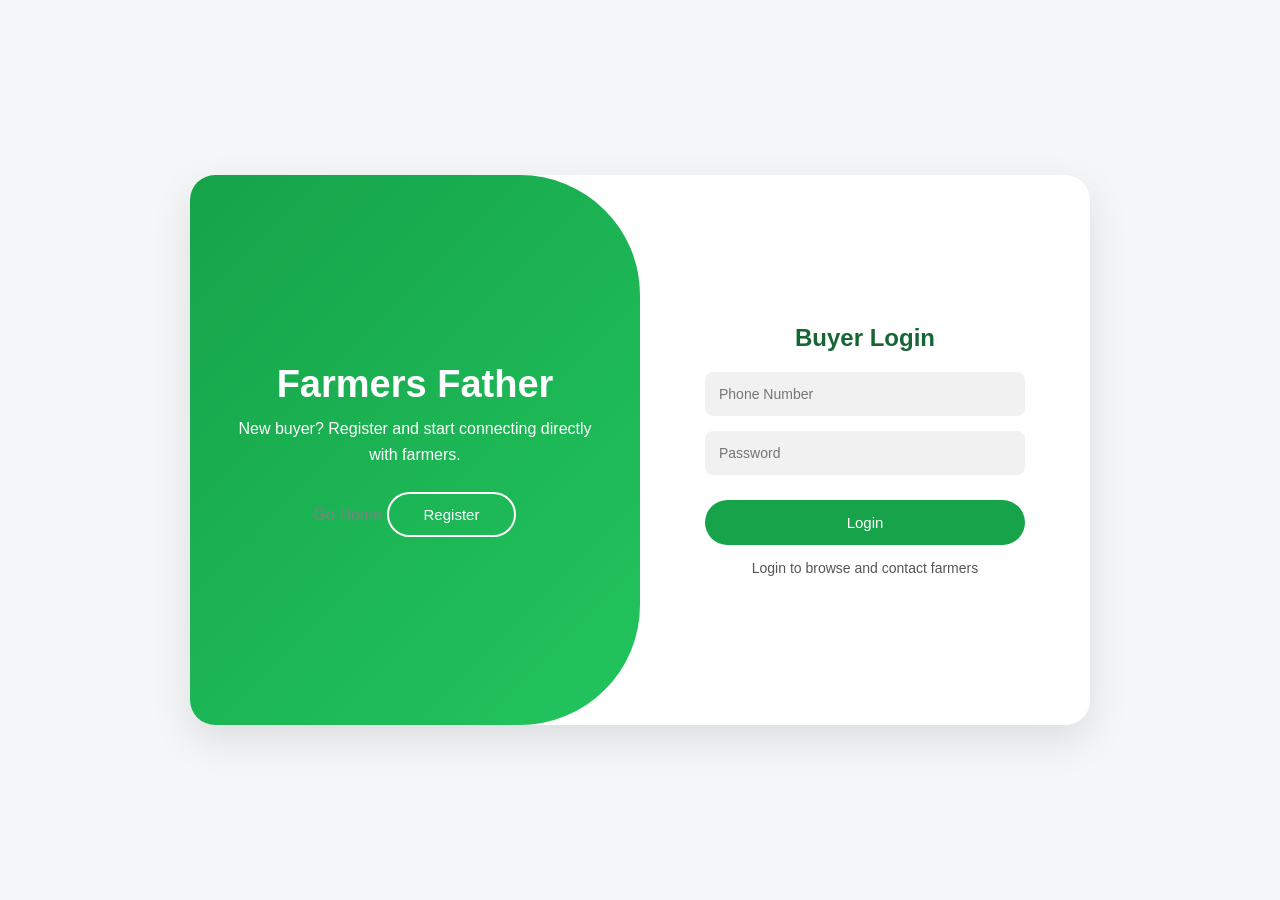
<file: index.html>
<!DOCTYPE html>
<html lang="en">
<head>
  <meta charset="UTF-8" />
  <meta name="viewport" content="width=device-width, initial-scale=1.0"/>
  <title>Farmers Father|index.html| Connecting Farmers to Buyers Locally</title>
  <link rel="stylesheet" href="index.css">

   <link rel="stylesheet" href="https://cdnjs.cloudflare.com/ajax/libs/font-awesome/6.5.1/css/all.min.css"/>
</head>


  <body>

  <!-- SIDEBAR -->

<div class="sidebar" id="sidebar">
  <div class="sidebar-top">
      <a href="index.html" class="logo">
      <img src="https://images.pexels.com/photos/14209081/pexels-photo-14209081.jpeg" alt="Farmers Father Logo">
      </a>
   <span class="close-btn" id="closeBtn">
      ✕
   </span>
  </div>
    <div class="sidebar-links">

      <a href="about.html"> About Us</a>
      <a href="farmers-register.html">
      Become a Farmer
      </a>

      <a href="buyer-register.html">
      Join as Buyer
      </a>

         <a href="farmers-dashboard.html">
        <i class="fas fa-chart-line"></i> Dashboard
          </a>

        <a href="sell.html">
        <i class="fas fa-seedling"></i> Sell Produce
        </a>
       <button onclick="logoutBuyer()">
            Logout
          </button>
    </div>

    </div>

  <!-- OVERLAY -->

 <div class="overlay" id="overlay"></div>

    <!-- SPLASH SCREEN -->

<div id="splash-screen">

  <div class="splash-content">
    <h1>Farmers Father</h1>
    <p>Connecting Farmers To Buyers 🇬🇭</p>
  </div>

</div>
    <!-- NAVBAR -->
<!-- NAVBAR -->

<header class="header">

  <div class="container nav">

    <!-- LEFT -->
    <div class="nav-left">

      <a href="index.html" class="logo">
        <img
          src="https://images.pexels.com/photos/14209081/pexels-photo-14209081.jpeg"
          alt="Farmers Father Logo"
        >
      </a>

      <h2 class="brand-name">
        Farmers Father
      </h2>

    </div>

    <!-- CENTER NAVIGATION -->
    <nav class="nav-center">

      <!-- MARKETPLACE DROPDOWN -->
      <div class="dropdown">

        <button class="drop-btn">
          Marketplace
          <i class="fas fa-chevron-down"></i>
        </button>

        <div class="dropdown-content">

          <a href="#"
          class="protected-link"
          data-link="market.html?category=Fruits">
            Fruits & Vegetables
          </a>

          <a href="#"
          class="protected-link"
          data-link="market.html?category=Tubers">
            Tubers & Cereals
          </a>

          <a href="#"
          class="protected-link"
          data-link="market.html?category=Livestock">
            Livestock
          </a>

        </div>

      </div>

      <a href="sell.html">Sell Produce</a>

      <a href="about.html">About</a>

      <a href="farmers-dashboard.html">
        Dashboard
      </a>

    </nav>

    <!-- RIGHT SIDE -->
    <div class="nav-right">

      <!-- <a href="farmers-register.html"
      class="nav-btn">
        Become a Farmer
      </a>

      <a href="buyer-register.html"
      class="nav-btn-outline">
        Join as Buyer
      </a> -->

      <!-- PROFILE MENU -->
      <div class="profile-menu">

        <button class="profile-btn">

          <i class="fas fa-bars"></i>

        </button>

        <div class="profile-dropdown">

          <a href="farmers-dashboard.html">
            Dashboard
          </a>

          <a href="sell.html">
            Sell Produce
          </a>

          <a href="about.html">
            About Us
          </a>

          <button onclick="logoutBuyer()">
            Logout
          </button>

        </div>

      </div>

    </div>

    <!-- MOBILE MENU -->
    <div class="menu-icon" id="menuBtn">
      <i class="fas fa-bars"></i>
    </div>

  </div>

</header>

    <!-- HERO SECTION -->

<section class="hero">

  <div class="container hero-content">

    <h1>
      Connecting Farmers Directly To Buyers Across Ghana 🇬🇭
    </h1>

    <p>
      Buy fresh farm produce directly from trusted local farmers.
      Faster sales. Better prices. Less waste.
    </p>

    <div class="hero-buttons">

      <a href="buyer-register.html" class="btn btn-primary">
        Start Buying
      </a>

      <a href="farmers-register.html" class="btn btn-outline">
        Become a Farmer
      </a>

    </div>

  </div>

</section>

   <!-- PRODUCE -->

    <section class="section">

  <div class="container">

    <h3 style="text-align:center; margin-bottom:30px;">
      Choose the Category You Are Interested in Buying From
    </h3>

    <div class="grid grid-3">

      <!-- FRUITS -->
      <div class="card">

        <a href="#" class="protected-link" data-link="market.html?category=Fruits">
          <img src="https://images.unsplash.com/photo-1594057687713-5fd14eed1c17?q=80&w=327&auto=format&fit=crop" alt="Fruits">
        </a>
        <h4>Fruits and Vegetables</h4>

        <div class="card-actions">
         <a href="#" class="btn-small btn-green protected-link" data-link="market.html?category=Fruits">
         Buy Fruits
          </a>

        </div>

      </div>

      <!-- TUBERS -->
      <div class="card">

        <a href="#" class="protected-link" data-link="market.html?category=Tubers" >
          <img src="https://agrictoday.com.gh/wp-content/uploads/2021/11/tubers-of-yam.jpg" alt="Tubers">
        </a>

        <h4>Tuber Crops and Cereals</h4>

        <div class="card-actions">

          <a href="#" class="btn-small btn-green protected-link" data-link="market.html?category=Tubers">
          Buy Tubers
          </a>

        </div>

      </div>

      <!-- LIVESTOCK -->
      <div class="card">

        <a href="#" class="protected-link" data-link="market.html?category=Livestock">
          <img src="https://www.animalspot.net/wp-content/uploads/2019/07/Farm-Animals-Picture.jpg" alt="Livestock">
        </a>
        <h4>Livestock</h4>

        <div class="card-actions">

          <a href="#" class="btn-small btn-green protected-link" data-link="market.html?category=Livestock">
          Buy Livestock
          </a>

        </div>
      </div>
    </div>
  </div>

</section>

      <main class="contain">

      <section  class="contact">
        <h2>Send Feedback</h2>
        <h4>Share your thoughts , ideas or questions with us</h4>
        <form id="contact-Us">

          <div>
         <label for="email">Your Email:</label>
         <input type="email" id="email" placeholder="example@gmailcom" required>
          </div>

         <div>
         <label for="message"> send Us Your massage or idea</label>
         <textarea id="massage" name="message" placeholder="Write your Feedback , questions , or sugggestions..." required> </textarea>
         </div>
        <button type="submit">Send massage</button>
        </form>
      </section>


    </main>

   <!-- FOOTER -->

  <footer class="footer">

  <div class="container footer-grid">

    <!-- BRAND -->
    <div class="footer-brand">

      <h2>Farmers Father</h2>

      <p>
        Connecting local farmers directly to buyers across Ghana 🇬🇭
      </p>

    </div>

    <!-- QUICK LINKS -->
    <div>

      <h3>Quick Links</h3>

      <ul>
        <li><a href="#" class="protected-link" data-link="market.html?category=Livestock">Marketplace</a></li>
        <li><a href="sell.html">Sell Produce</a></li>
        <li><a href="farmers-dashboard.html">Dashboard</a></li>
      </ul>

    </div>

    <!-- ACCOUNT -->
    <div>

      <h3>Account</h3>

      <ul>
        <li><a href="farmers-register.html">Become a Farmer</a></li>
        <li><a href="buyer-register.html">Join as Buyer</a></li>
        <li><a href="buyer-register.html">Login</a></li>
        <li><a href="about.html" class="btn btn-outline">About Us</a></li>
      </ul>

    </div>

    <!-- CONTACT -->
    <div>

      <h3>Contact</h3>

      <p>Accra, Ghana</p>

      <p> +233 53 590 1446</p>

      <p> farmersfather@gmail.com</p>

     <div class="socials">

  <a href="https://facebook.com/farmersfather" target="_blank">
    <i class="fab fa-facebook-f"></i>
  </a>

  <a href="https://x.com/farmersfather"
     target="_blank">
    <i class="fab fa-twitter"></i>
  </a>

  <a href="https://tiktok.com/@farmersfather"
   target="_blank">

  <i class="fab fa-tiktok"></i>

</a>

  <a href="https://instagram.com/farmersfather"
     target="_blank">
    <i class="fab fa-instagram"></i>
  </a>

  <a href="https://linkedin.com/company/farmersfather"
     target="_blank">
    <i class="fab fa-linkedin-in"></i>
  </a>

</div>

    </div>

  </div>

  <!-- BOTTOM -->
  <div class="footer-bottom">

    <p>
      © 2026 Farmers Father — All Rights Reserved
    </p>

  </div>

     </footer>
     <script src="auth.js"></script>

<script>
  protectBuyerPage();
</script>
     <script src="index.js"></script>
    </body>
</html>
</file>
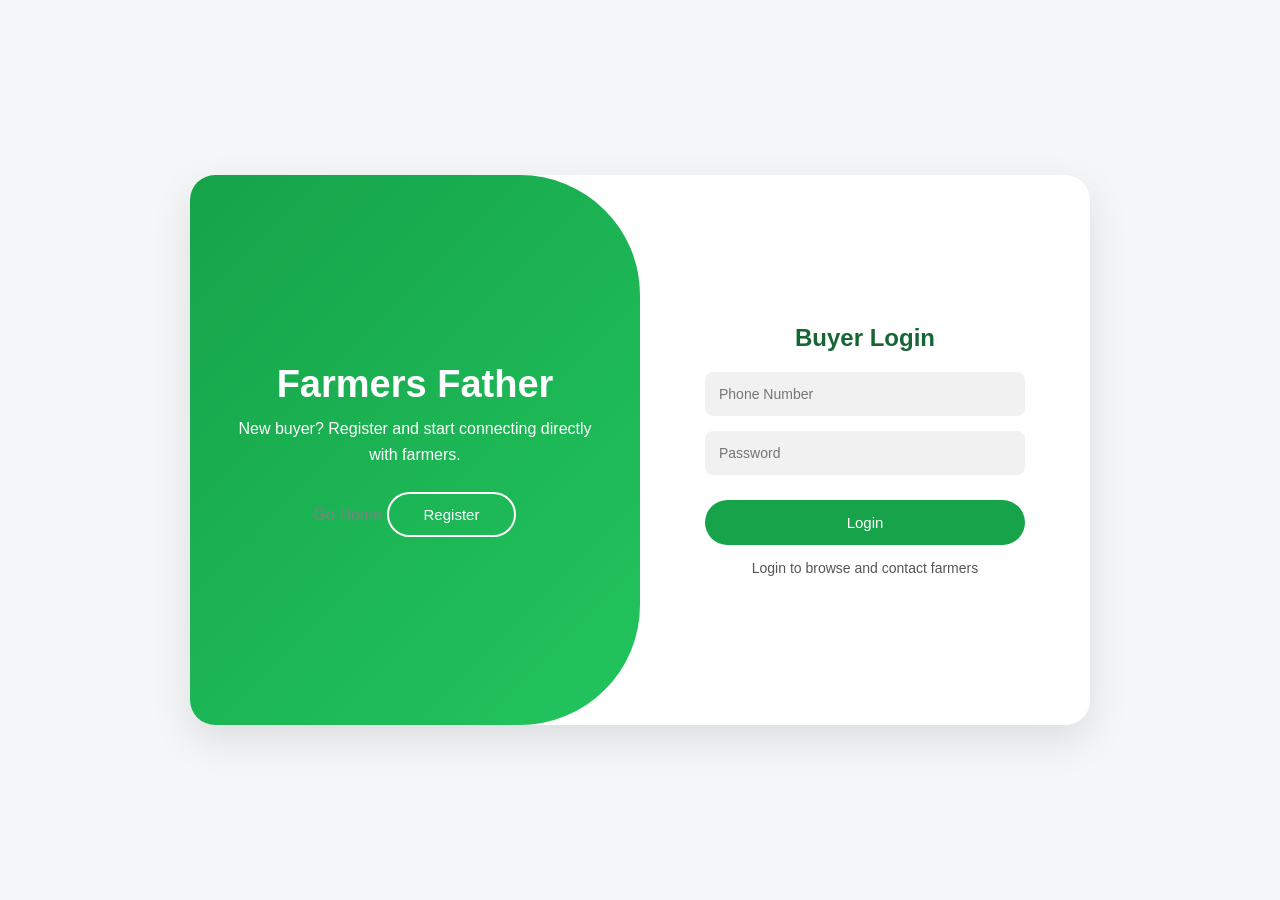
<file: buyer-register.html>
<!DOCTYPE html>
<html lang="en">
<head>
  <meta charset="UTF-8" />
  <meta name="viewport" content="width=device-width, initial-scale=1.0"/>
  <title>Farmers Father | Buyer Auth</title>
<link rel="stylesheet" href="buyer-register.css">
</head>

<body>

<div class="container" id="container">

  <!-- REGISTER -->

  <div class="form-container register-container">

    <form id="registerForm">

      <h2>Buyer Registration</h2>

      <div class="input-group">
        <input type="text" id="regName" placeholder="Full Name" required>
      </div>
      

      <div class="input-group">
        <input type="tel" id="regPhone" placeholder="Phone Number" required>
      </div>

      <div class="input-group">
        <input type="email" id="regEmail" placeholder="Email Address" required>
      </div>

      <div class="input-group">
        <input type="password" id="regPassword" placeholder="Password" required>
      </div>

      <button class="btn" type="submit">
        Register
      </button>

    </form>

  </div>

  <!-- LOGIN -->

  <div class="form-container login-container">

    <form id="loginForm">

      <h2>Buyer Login</h2>

      <div class="input-group">
        <input type="tel" id="loginPhone" placeholder="Phone Number" required>
      </div>

      <div class="input-group">
        <input type="password" id="loginPassword" placeholder="Password" required>
      </div>

      <button class="btn" type="submit">
        Login
      </button>

      <p class="small-text">
        Login to browse and contact farmers
      </p>

    </form>

  </div>

  <!-- OVERLAY -->

  <div class="overlay-container">

    <div class="overlay-content">

      <h1>Farmers Father</h1>

      <p id="overlayText">
        New buyer? Register and start connecting directly with farmers.
      </p>
<a  href="index.html" class="home">Go Home</a>
      <button class="switch-btn" id="switchBtn">
        Register
      </button>

    </div>

  </div>

</div>
<script src="buyer-register.js"></script>
</body>
</html>
</file>
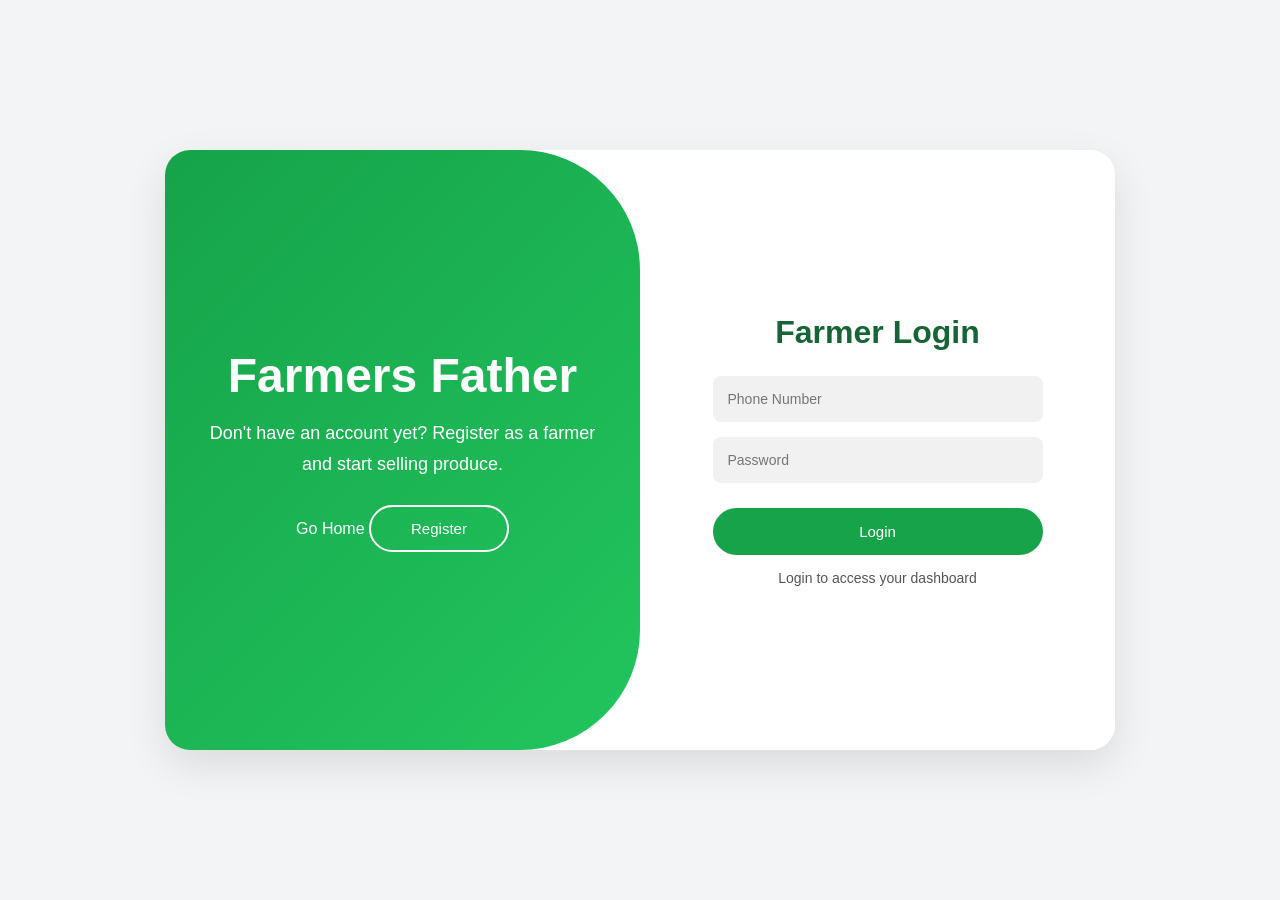
<file: farmers-dashboard.html>
<!DOCTYPE html>
<html lang="en">
<head>
  <meta charset="UTF-8" />
  <meta name="viewport" content="width=device-width, initial-scale=1.0"/>
  <title>Farmer Dashboard | Farmers Father</title>
<link rel="stylesheet" href="farmers-dashboard.css">
</head>

<body>

<!-- HEADER -->

<header class="header">

  <div class="logo">
    Farmers Father
  </div>

  <div class="header-right">

    <div class="welcome" id="welcomeText">
      <a href="index.html">← Home</a>
      
    </div>

    <button class="logout-btn" onclick="logoutFarmer()">
      ← Logout
    </button>



  </div>

</header>

<!-- HERO -->

<section class="hero">

  <h1>Farmer Dashboard</h1>

  <p>
    Manage your produce listings and connect with buyers across Ghana 🇬🇭
  </p>

</section>

<!-- ACTIONS -->

<section class="actions">

  <div class="action-card">

    <h3>Add New Produce</h3>

    <p>
      Upload fresh farm produce and make it available to buyers instantly.
    </p>

    <a href="sell.html" class="card-btn">
      Add Produce
    </a>

  </div>

  <div class="action-card">

    <h3>Browse Marketplace</h3>

    <p>
      View all available produce listed on Farmers Father marketplace.
    </p>

    <a href="market.html?category=Fruits" class="card-btn">
      Browse Produce
    </a>

  </div>

  <div class="action-card">

    <h3>About Farmer Father</h3>

    <p>
      Read More About Us So You Can  Introduce Your Neighbor's To Join Us.
    </p>

    <a href="about.html" class="card-btn">
      Gist
    </a>

  </div>

</section>

<!-- STATS -->

<section class="stats">

  <div class="stat-box">
    <h2 id="productCount">0</h2>
    <p>Your Products</p>
  </div>

  <div class="stat-box">
    <h2>24/7</h2>
    <p>Marketplace Access</p>
  </div>

  <div class="stat-box">
    <h2>🇬🇭</h2>
    <p>Serving Ghana Farmers</p>
  </div>
</section>

<script src="auth.js"></script>
<script>protectFarmerPage();</script>
<script src="dashboard.js"></script>
</body>
</html>
</file>
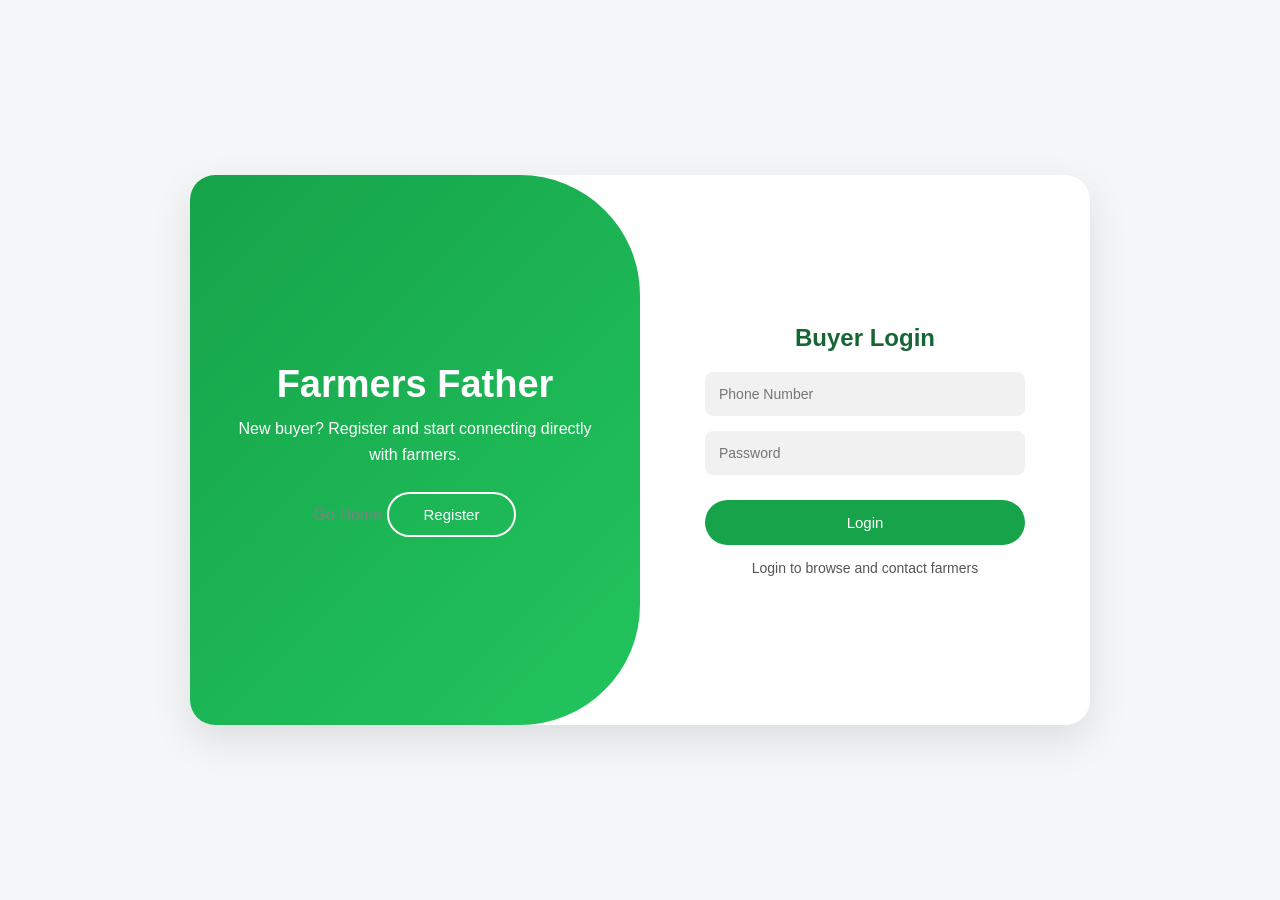
<file: farmers-profile.html>
<!DOCTYPE html>
<html lang="en">
<head>
  <meta charset="UTF-8" />
  <meta name="viewport" content="width=device-width, initial-scale=1.0"/>

  <title>Farmer Profile | Farmers Father</title>

  <style>

    *{
      margin:0;
      padding:0;
      box-sizing:border-box;
      font-family:Arial,sans-serif;
    }

    body{
      background:#f5f6f8;
      color:#222;
    }

    .container{
      width:90%;
      max-width:1100px;
      margin:auto;
    }

    /* HEADER */

    .header{
      background:#166534;
      padding:18px 0;
    }

    .nav{
      display:flex;
      justify-content:space-between;
      align-items:center;
    }

    .logo{
      color:white;
      font-size:24px;
      font-weight:bold;
      text-decoration:none;
    }

    .back-btn{
      text-decoration:none;
      color:white;
      background:#16a34a;
      padding:10px 18px;
      border-radius:8px;
    }

    /* PROFILE */

    .profile-card{
      background:white;
      margin-top:40px;
      border-radius:20px;
      padding:30px;
      box-shadow:0 10px 30px rgba(0,0,0,0.08);

      display:flex;
      gap:30px;
      flex-wrap:wrap;
      align-items:center;
    }

    .profile-image img{
      width:170px;
      height:170px;
      border-radius:50%;
      object-fit:cover;
      border:5px solid #dcfce7;
    }

    .profile-info{
      flex:1;
    }

    .profile-info h1{
      color:#166534;
      margin-bottom:10px;
    }

    .profile-info p{
      margin-bottom:10px;
      color:#555;
      line-height:1.7;
    }

    /* ACTION BUTTONS */

    .actions{
      margin-top:20px;
      display:flex;
      gap:15px;
      flex-wrap:wrap;
    }

    .btn{
      text-decoration:none;
      padding:14px 22px;
      border-radius:10px;
      font-weight:bold;
      transition:0.3s;
    }

    .call{
      background:#16a34a;
      color:white;
    }

    .call:hover{
      background:#15803d;
    }

    .whatsapp{
      border:2px solid #16a34a;
      color:#16a34a;
    }

    .whatsapp:hover{
      background:#16a34a;
      color:white;
    }

    /* PRODUCTS */

    .products{
      margin-top:50px;
      margin-bottom:60px;
    }

    .products h2{
      margin-bottom:25px;
      color:#166534;
    }

    .grid{
      display:grid;
      grid-template-columns:repeat(auto-fit,minmax(250px,1fr));
      gap:25px;
    }

    .card{
      background:white;
      border-radius:18px;
      overflow:hidden;
      box-shadow:0 10px 25px rgba(0,0,0,0.08);
      transition:0.3s;
    }

    .card:hover{
      transform:translateY(-8px);
    }

    .card img{
      width:100%;
      height:220px;
      object-fit:cover;
    }

    .card-content{
      padding:20px;
    }

    .card h3{
      margin-bottom:10px;
    }

    .price{
      color:#16a34a;
      font-size:22px;
      font-weight:bold;
      margin-top:10px;
    }

    /* MOBILE */

    @media(max-width:768px){

      .profile-card{
        text-align:center;
        justify-content:center;
      }

      .actions{
        justify-content:center;
      }

    }

  </style>

</head>

<body>

  <!-- HEADER -->

  <header class="header">

    <div class="container nav">

      <a href="index.html" class="logo">
        Farmers Father
      </a>

      <a href="market.html" class="back-btn">
        ← Back
      </a>

    </div>

  </header>

  <!-- PROFILE SECTION -->

  <section class="container">

    <div class="profile-card">

      <div class="profile-image">

        <img
          id="farmerImage"
          src="https://cdn-icons-png.flaticon.com/512/3135/3135715.png"
        >

      </div>

      <div class="profile-info">

        <h1 id="farmerName">
          Farmer Name
        </h1>

        <p id="farmName">
          Farm Name
        </p>

        <p id="farmerLocation">
          Location
        </p>

        <p id="farmerBio">
          Passionate farmer providing fresh farm produce across Ghana.
        </p>

        <div class="actions">

          <a href="#" class="btn call" id="callBtn">
            📞 Call Farmer
          </a>

          <a href="#" class="btn whatsapp" id="whatsappBtn">
            💬 WhatsApp
          </a>

        </div>

      </div>

    </div>

  </section>

  <!-- FARMER PRODUCTS -->

  <section class="container products">

    <h2>
      Products By This Farmer
    </h2>

    <div class="grid" id="productContainer">

    </div>

  </section>

  <script>

    // GET FARMER DATA

    const farmer =
    JSON.parse(localStorage.getItem("selectedFarmer"));

    // IF NO FARMER

    if(!farmer){

      alert("No farmer selected");

      window.location.href = "market.html";

    }

    // DISPLAY PROFILE

    document.getElementById("farmerName")
    .innerText = farmer.name;

    document.getElementById("farmName")
    .innerText = "🌾 Farm: " + farmer.farm;

    document.getElementById("farmerLocation")
    .innerText = "📍 Location: " + farmer.location;

    document.getElementById("farmerBio")
    .innerText =
    farmer.bio ||
    "Trusted farmer selling fresh produce directly to buyers.";

    // CALL BUTTON

    document.getElementById("callBtn")
    .href = `tel:${farmer.phone}`;

    // WHATSAPP BUTTON

    document.getElementById("whatsappBtn")
    .href =
    `https://wa.me/${farmer.phone}`;

    // GET PRODUCTS

    const allProducts =
    JSON.parse(localStorage.getItem("products")) || [];

    // FILTER FARMER PRODUCTS

    const farmerProducts =
    allProducts.filter(product =>
      product.phone === farmer.phone
    );

    // DISPLAY PRODUCTS

    const container =
    document.getElementById("productContainer");

    if(farmerProducts.length === 0){

      container.innerHTML =
      "<p>No products uploaded yet.</p>";

    }

    farmerProducts.forEach(product => {

      const card =
      document.createElement("div");

      card.className = "card";

      card.innerHTML = `

        <img src="${product.image}" alt="">

        <div class="card-content">

          <h3>${product.name}</h3>

          <p>
            📦 ${product.quantity}
          </p>

          <div class="price">
            ${product.price}
          </div>

        </div>

      `;

      container.appendChild(card);

    });

  </script>
<script src="auth.js"></script>
<script>protectFarmerPage();</script>
</body>
</html>
</file>
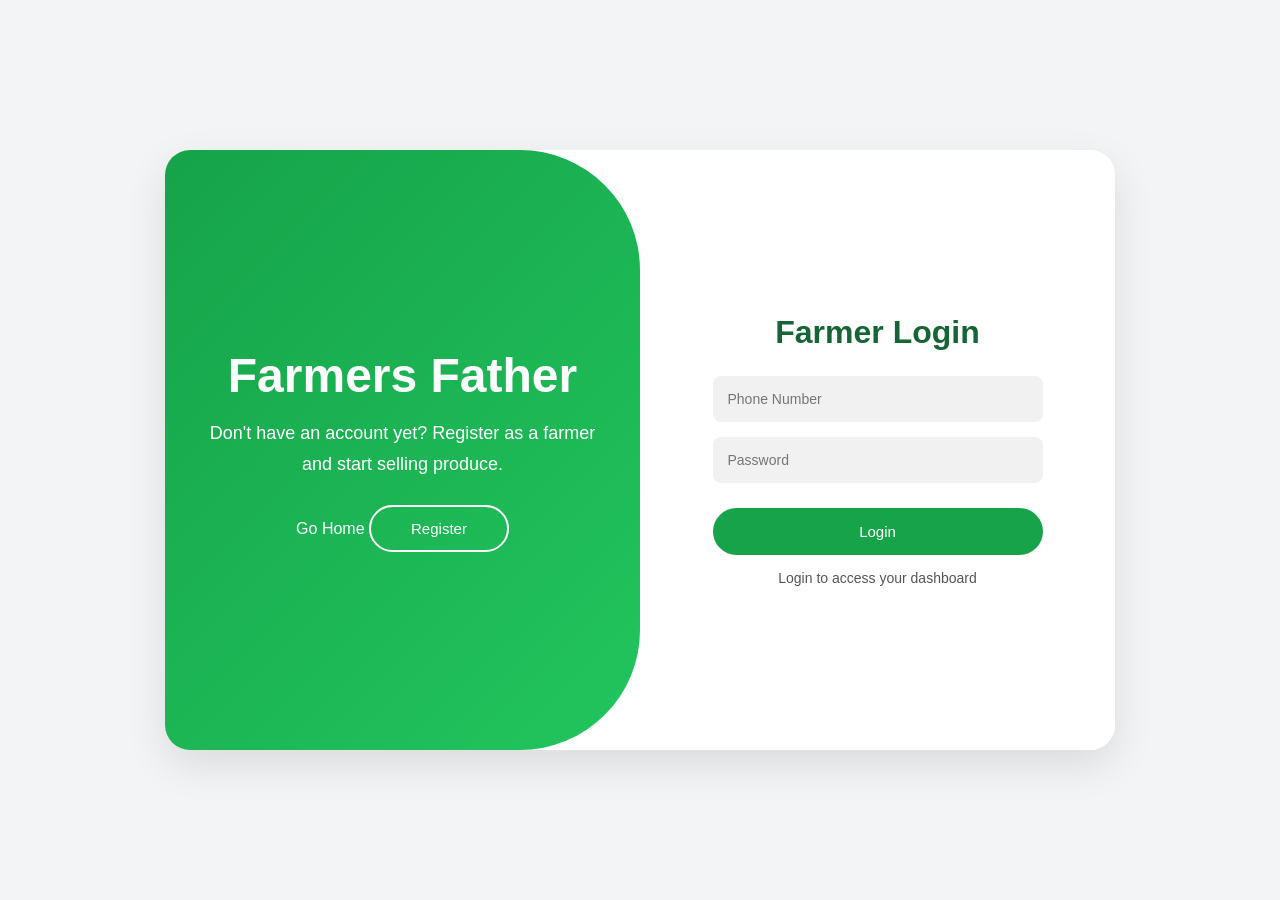
<file: farmers-register.html>
<!doctype html>
<html lang="en">
  <head>
    <meta charset="UTF-8" />
    <meta name="viewport" content="width=device-width, initial-scale=1.0" />
    <title>Farmers Father | Farmer Authentication</title>
    <link rel="stylesheet" href="farmers-register.css" />
  </head>

  <body>
    <div class="container" id="container">
      <!-- REGISTER -->
      <div class="form-container register-container">
        <form id="registerForm">
          <h2>Farmer Register</h2>
          <div class="input-group">
            <input type="text" id="regName" placeholder="Full Name" required />
          </div>

          <div class="input-group">
            <input type="text" id="farmName" placeholder="Farm Name" required />
          </div>

          <div class="input-group">
            <input
              type="tel"
              id="regPhone"
              placeholder="Phone Number 233..."
              required
            />
          </div>

          <div class="input-group">
            <input
              type="email"
              id="regEmail"
              placeholder="Email Address"
              required
            />
          </div>

          <div class="input-group">
            <input
              type="password"
              id="regPassword"
              placeholder="Password"
              required
            />
          </div>

          <button type="submit" class="btn">Register</button>

          <p class="small-text">Create account to start selling produce</p>
        </form>
      </div>

      <!-- LOGIN -->
      <div class="form-container login-container">
        <form id="loginForm">
          <h2>Farmer Login</h2>

          <div class="input-group">
            <input
              type="tel"
              id="loginPhone"
              placeholder="Phone Number"
              required
            />
          </div>

          <div class="input-group">
            <input
              type="password"
              id="loginPassword"
              placeholder="Password"
              required
            />
          </div>

          <button type="submit" class="btn">Login</button>

          <p class="small-text">Login to access your dashboard</p>
        </form>
      </div>

      <!-- GREEN OVERLAY -->
      <div class="overlay-container">
        <div class="overlay-content">
          <h1>Farmers Father</h1>

          <p id="overlayText">
            Don't have an account yet? Register as a farmer and start selling
            produce.
          </p>

          <a href="index.html" class="home">Go Home</a>

          <button class="switch-btn" id="switchBtn">Register</button>
        </div>
      </div>
    </div>
    <script src="farmers-register.js"></script>
  </body>
</html>
</file>
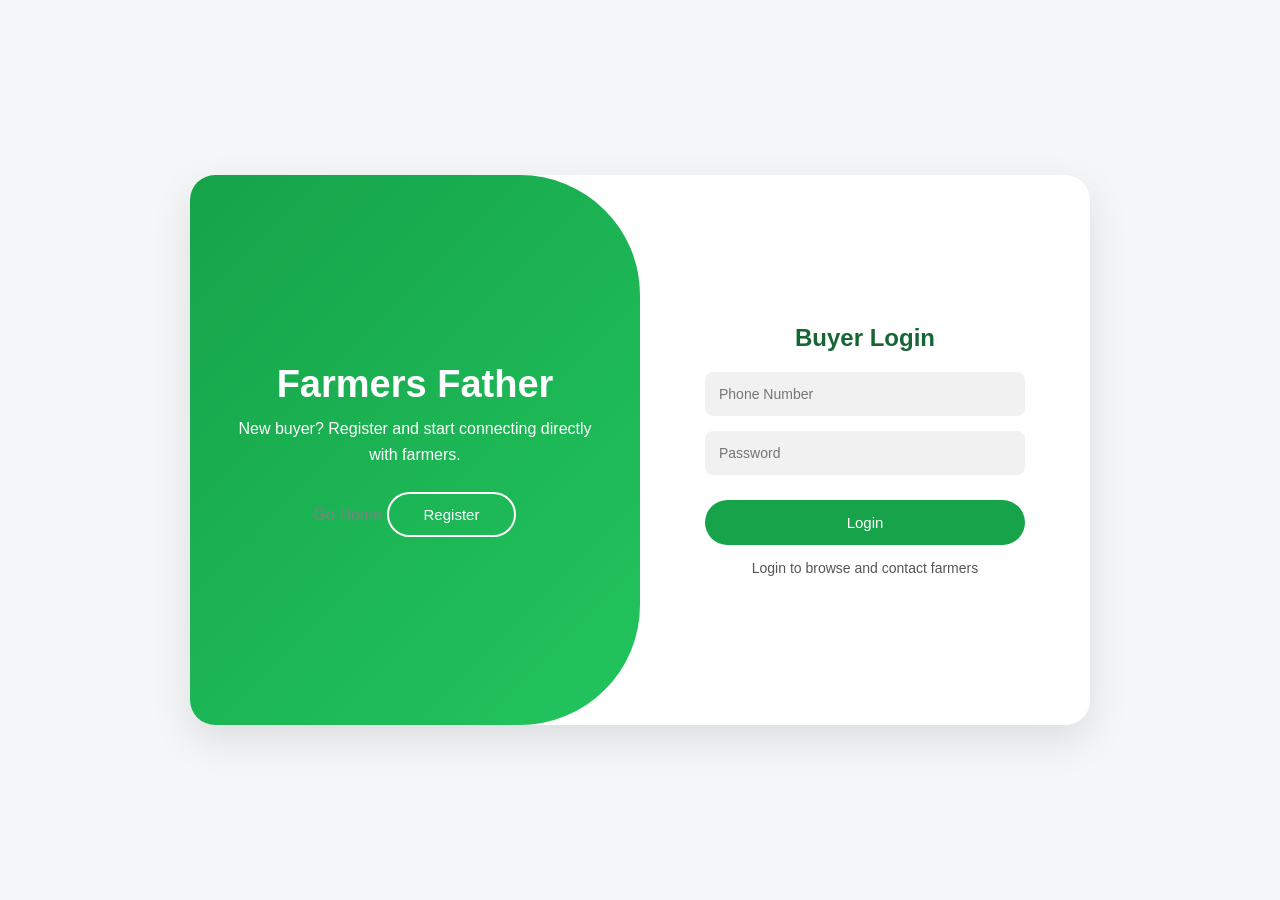
<file: market.html>
<!DOCTYPE html>
<html lang="en">
<head>
  <meta charset="UTF-8" />
  <meta name="viewport" content="width=device-width, initial-scale=1.0"/>
  <title>Farmers Father Marketplace</title>
  <link rel="stylesheet" href="market.css">
</head>

<body>

  <!-- HEADER -->
  <header class="header">

    <div class="container nav">

      <h1 class="logo">Farmers Father</h1>

      <div class="nav-links">
        <a href="index.html">← Home</a>
         <!-- <a href="market.html?category=Livestock">Browse</a>
      <a href="market.html?category=Tubers">Browse</a>
      <a href="market.html?category=Fruits">Browse</a> -->
      </div>

    </div>

  </header>

  <!-- HERO -->
  <section class="hero container">

    <h1 id="pageTitle">Marketplace</h1>

    <p>
      Browse fresh farm produce directly from Farmers Father.
    </p>

    <div class="search-box">
      <input type="text" id="searchInput" placeholder="Search products...">
    </div>

  </section>

  <!-- PRODUCTS -->
  <section class="container">

    <div class="grid" id="productContainer"></div>

  </section>

  <!-- FOOTER -->
  <footer>

    <p>
      Farmers Father — Connecting Farmers To Buyers Across Ghana 🇬🇭
    </p>

  </footer>
  <script src="auth.js"></script>

<script>
  protectBuyerPage();
</script>
  <script src="market.js"></script>
</body>
</html>
</file>
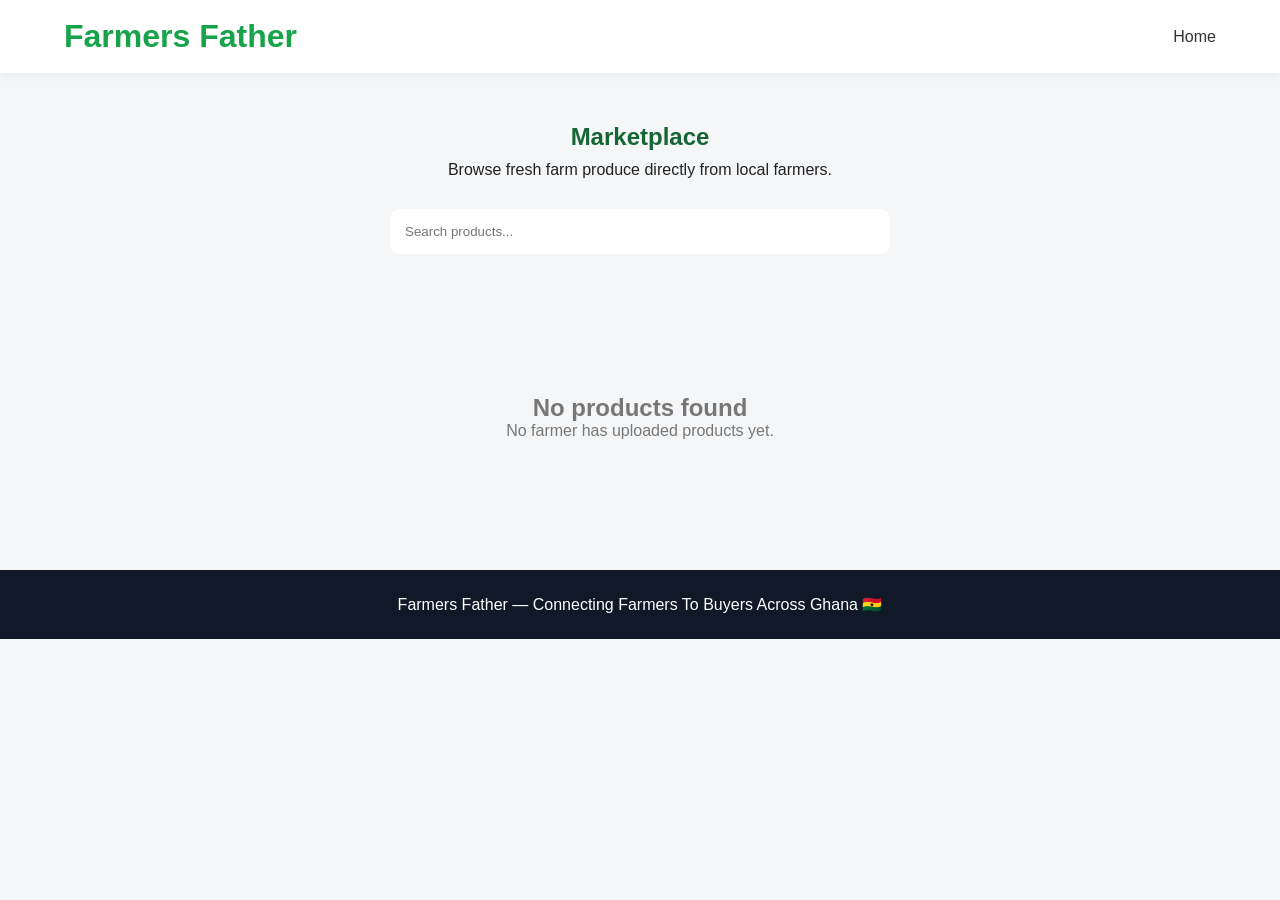
<file: master.html>
<!DOCTYPE html>
<html lang="en">
<head>
  <meta charset="UTF-8" />
  <meta name="viewport" content="width=device-width, initial-scale=1.0"/>
  <title>Farmers Father Marketplace</title>
  <link rel="stylesheet" href="market.css">

  <link rel="stylesheet" href="market.css">
</head>

<body>

  <!-- HEADER -->
  <header class="header">

    <div class="container nav">

      <h1 class="logo">Farmers Father</h1>

      <div class="nav-links">
        <a href="index.html">Home</a>
      </div>

    </div>

  </header>

  <!-- HERO -->
  <section class="hero container">

    <h1 id="pageTitle">Marketplace</h1>

    <p>
      Browse fresh farm produce directly from local farmers.
    </p>

    <div class="search-box">

      <input
        type="text"
        id="searchInput"
        placeholder="Search products..."
      >

    </div>

  </section>

  <!-- PRODUCTS -->
  <section class="container">

    <div class="grid" id="productContainer"></div>

  </section>

  <!-- FOOTER -->
  <footer>

    <p>
      Farmers Father — Connecting Farmers To Buyers Across Ghana 🇬🇭
    </p>

  </footer>

  <script src="market.js"></script>

</body>
</html>
</file>
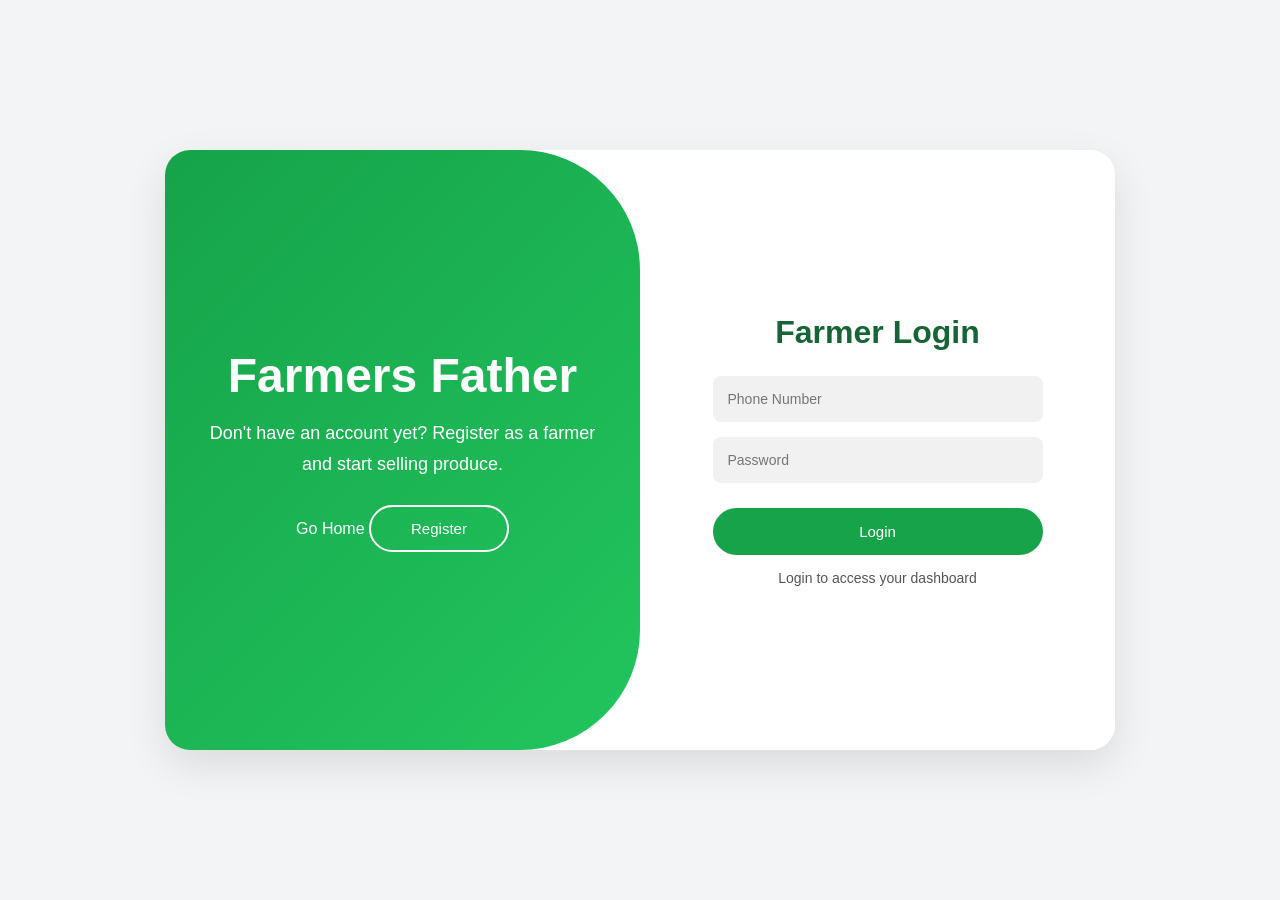
<file: sell.html>
<!doctype html>
<html lang="en">
<head>
  <meta charset="UTF-8" />
  <meta name="viewport" content="width=device-width, initial-scale=1.0"/>
  <title>Sell Produce | Farmers Father</title>
  <link rel="stylesheet" href="sell.css">
  <link rel="stylesheet"
href="https://cdnjs.cloudflare.com/ajax/libs/font-awesome/6.5.1/css/all.min.css"/>
</head>

<body>

<!-- HEADER -->
<header class="header">
  <div class="container nav">

    <h1 class="logo">Farmers Father</h1>

    <input type="checkbox" id="menu-toggle">
    <label for="menu-toggle" class="menu-icon">☰</label>

    <div class="nav-links">
        <a href="index.html">← Home</a>
     </div>

  </div>
</header>

<!--  PAGE TITLE -->
<section class="page-title container">
  <h1>Sell Your Produce</h1>
  <p>List your farm produce and connect directly with buyers.</p>
</section>

<!--  FORM-->
<section class="form-section container">
  <form class="form" id="sellForm">

    <div class="form-group">
      <label>Farmer Name</label>
      <input type="text" placeholder="eg.Nana Boakye Farm" id="farmer" required />
    </div>

    <div class="form-group">
      <label>Produce Name</label>
      <input type="text" placeholder="eg..Cat , Mango Or Yam" id="name" required />
    </div>

    <div class="form-group">
      <label>Quantity</label>
      <input type="text" placeholder="eg..100 pieces" id="quantity" required />
    </div>

    <div class="form-group">
      <label>Location</label>
      <input type="text" placeholder="eg.Techiman" id="location" required />
    </div>

    <div class="form-group">
      <label>Category</label>
      <select id="category">
        <option value="Fruits">Fruits</option>
        <option value="Tubers">Tubers</option>
        <option value="Livestock">Livestock</option>
      </select>
    </div>

    <div class="form-group">
      <label>Phone / WhatsApp Number</label>
      <input type="tel" placeholder="eg.+233" id="phone" required />
    </div>

    <div class="form-group">
      <label>Price</label>
      <input type="text" placeholder="How Much Is Your Produce?" id="price" placeholder="Optional" />
    </div>

    <!-- IMAGE UPLOAD -->
    <div class="form-group">
      <label>Add Produce Photo</label>
      <input type="file" id="image" placeholder="" accept="image/*" required />
    </div>

    <!-- IMAGE PREVIEW -->
    <div class="image-preview">
      <img id="preview" src="" alt="Preview" style="display:none;">
    </div>

    <button type="submit" class="btn-submit">
      Submit Produce
    </button>

  </form>
</section>

<!-- ===== FOOTER ===== -->
<footer class="footer">
  <p>Farmers Father — Helping farmers sell before food spoils 🇬🇭</p>
</footer>

<script src="auth.js"></script>

<script>protectFarmerPage();</script>
<script src="sell.js"></script>
</body>
</html>
</file>
<file: index.css>
:root{
  --green-700:#15803d;
  --green-600:#16a34a;
  --gray-50:#f9fafb;
  --gray-600:#4b5563;
  --gray-900:#111827;
  --white:#ffffff;
}

/* RESET */

*{
  margin:0;
  padding:0;
  box-sizing:border-box;
}

body{
  font-family:Arial,sans-serif;
  background:var(--gray-50);
  color:var(--gray-900);
  line-height:1.7;
}

/* CONTAINER */

.container{
  width:90%;
  max-width:1200px;
  margin:auto;
}

/*NAVBAR*/

.header{
  background:white;
  position:sticky;
  top:0;
  z-index:1000;
  box-shadow:0 2px 20px rgba(0,0,0,0.05);
}

.nav{
  height:90px;
  display:flex;
  align-items:center;
  justify-content:space-between;
}

/* LEFT */

.nav-left{
  display:flex;
  align-items:center;
  gap:12px;
}

.logo img{
  width:60px;
  height:60px;
  object-fit:cover;
  border-radius:50%;
}

.brand-name{
  font-size:24px;
  color:var(--green-700);
}

/* CENTER */

.nav-center{
  display:flex;
  align-items:center;
  gap:30px;
}

.nav-center a,
.drop-btn{
  text-decoration:none;
  border:none;
  background:none;
  font-size:15px;
  font-weight:600;
  color:#222;
  cursor:pointer;
  transition:0.3s;
}

.nav-center a:hover,
.drop-btn:hover{
  color:var(--green-600);
}

/* DROPDOWN */

.dropdown{
  position:relative;
}

.dropdown-content{
  position:absolute;
  top: 90%;
  left:0;
  width:240px;
  background:white;
  border-radius:14px;
  padding:15px;
  display:none;
  flex-direction:column;
  gap:10px;
  box-shadow:0 10px 30px rgba(0,0,0,0.1);
}

.dropdown-content a{
  padding:10px;
  border-radius:10px;
}

.dropdown-content a:hover{
  background:#f0fdf4;
}

.dropdown:hover .dropdown-content{
  display:flex;
}



/* RIGHT */

.nav-right{
  display:flex;
  align-items:center;
  gap:15px;
}
/* PROFILE MENU */

.profile-menu{
  position:relative;
}

.profile-btn{
  border:1px solid #ddd;
  background:white;
  padding:12px 15px;
  border-radius:40px;
  cursor:pointer;
  transition:0.3s;
}

.profile-btn:hover{
  box-shadow:0 4px 15px rgba(0,0,0,0.08);
}

/* DROPDOWN */

.profile-dropdown{
  position:absolute;
  top:110%;
  right:0;

  width:190px;
  background:white;
  border-radius:14px;
  padding:15px;

  display:flex;
  flex-direction:column;
  gap:10px;

  box-shadow:0 10px 30px rgba(0,0,0,0.1);

  opacity:0;
  visibility:hidden;
  transform:translateY(10px);

  transition:0.3s ease;
}

/* SHOW DROPDOWN ON HOVER */

.profile-menu:hover .profile-dropdown{
  opacity:1;
  visibility:visible;
  transform:translateY(0);
}

.profile-dropdown a,
.profile-dropdown button{
  text-decoration:none;
  border:none;
  background:none;
  text-align:left;
  padding:12px;
  border-radius:10px;
  cursor:pointer;
  color:#222;
  font-size:15px;
  width:100%;
}

.profile-dropdown a:hover,
.profile-dropdown button:hover{
  background:#f0fdf4;
}

/* MOBILE MENU ICON */

.menu-icon{
  display:none;
  font-size:26px;
  cursor:pointer;
}

/*HERO SECTION*/

.hero{
  background:
  linear-gradient(rgba(0,0,0,0.55),
  rgba(0,0,0,0.55)),
  url("https://images.unsplash.com/photo-1500937386664-56d1dfef3854?q=80&w=1600&auto=format&fit=crop");
  background-size:cover;
  background-position:center;
  color:white;
  text-align:center;
  padding:140px 20px;
}

.hero h1{
  font-size:3rem;
  margin-bottom:20px;
}

.hero p{
  max-width:700px;
  margin:auto;
  margin-bottom:30px;
  color:#f3f4f6;
}

.hero-buttons{
  display:flex;
  justify-content:center;
  gap:16px;
  flex-wrap:wrap;
}

.btn{
  padding:14px 28px;
  border-radius:10px;
  text-decoration:none;
  font-weight:bold;
  transition:0.3s;
}

.btn-primary{
  background:var(--green-600);
  color:white;
}

.btn-primary:hover{
  background:var(--green-700);
}

.btn-outline{
  border:2px solid white;
  color:white;
}

.btn-outline:hover{
  background:white;
  color:var(--green-700);
}

/*PRODUCE SECTION*/

.section{
  padding:80px 0;
}

.grid{
  display:grid;
  gap:24px;
}

.grid-3{
  grid-template-columns:repeat(auto-fit,minmax(250px,1fr));
}

.card{
  background:white;
  border-radius:16px;
  overflow:hidden;
  box-shadow:0 10px 25px rgba(0,0,0,0.08);
  transition:0.4s;
}

.card:hover{
  transform:translateY(-10px);
}

.card img{
  width:100%;
  height:220px;
  object-fit:cover;
}

.card h4{
  padding:15px;
  font-size:20px;
}

.card-actions{
  padding:0 15px 20px;
}

.btn-small{
  background:var(--green-600);
  color:white;
  padding:10px 18px;
  border-radius:8px;
  text-decoration:none;
}

/*FEEDBACK*/

.contain{
  max-width:800px;
  margin:auto;
  padding:2rem 1rem;
}

.contact{
  background:white;
  padding:40px;
  border-radius:16px;
  box-shadow:0 10px 30px rgba(0,0,0,0.08);
}

.contact h2{
  margin-bottom:10px;
  color:var(--green-700);
}

.contact h4{
  margin-bottom:30px;
  color:#666;
  font-weight:400;
}

#contact-Us{
  display:flex;
  flex-direction:column;
  gap:20px;
}
#contact-Us textarea{
  width:100%;
  padding:14px;
  border-radius:10px;
  border:1px solid #ccc;
  outline:none;
}

#contact-Us input{
  width:100%;
  padding:14px;
  border-radius:10px;
  border:1px solid #ccc;
  outline:none;
}

#contact-Us textarea{
  min-height:140px;
  resize:vertical;
}

#contact-Us button{
  background:var(--green-600);
  color:white;
  border:none;
  padding:14px;
  border-radius:10px;
  cursor:pointer;
  transition:0.3s;
}

#contact-Us button:hover{
  background:var(--green-700);
}

/*SIDEBAR*/

.sidebar{
  position:fixed;
  top:0;
  left:-300px;
  width:280px;
  height:100%;
  background:white;
  z-index:2000;
  transition:0.4s;
  box-shadow:5px 0 25px rgba(0,0,0,0.15);
  padding:25px;
}

.sidebar-links button{
  border-radius: 8px;
  font-size: 20px;
  
}

.sidebar.active{
  left:0;
}

.sidebar-top{
  display:flex;
  justify-content:space-between;
  align-items:center;
  margin-bottom:20px;
}

.close-btn{
  font-size:24px;
  cursor:pointer;
}

.sidebar-links{
  display:flex;
  flex-direction:column;
  gap:18px;
}

.sidebar-links a{
  text-decoration:none;
  color:#222;
  padding:12px;
  border-radius:10px;
  transition:0.3s;
}

.sidebar-links a:hover{
  background:#dcfce7;
  color:var(--green-700);
}

/* OVERLAY */

.overlay{
  position:fixed;
  top:0;
  left:0;
  width:100%;
  height:100%;
  background:rgba(0,0,0,0.45);
  opacity:0;
  visibility:hidden;
  transition:0.3s;
  z-index:1500;
}

.overlay.active{
  opacity:1;
  visibility:visible;
}

/*FOOTER*/

.footer{
  background:#1f2937;
  color:white;
  margin-top:60px;
  padding-top:60px;
}

.footer-grid{
  display:grid;
  grid-template-columns:repeat(auto-fit,minmax(220px,1fr));
  gap:40px;
  padding-bottom:40px;
}

.footer h2{
  color:#22c55e;
  margin-bottom:15px;
}

.footer h3{
  margin-bottom:20px;
}

.footer p{
  color:#d1d5db;
}

.footer ul{
  list-style:none;
}

.footer ul li{
  margin-bottom:12px;
}

.footer ul li a{
  text-decoration:none;
  color:#d1d5db;
}

.footer ul li a:hover{
  color:#22c55e;
}

.socials{
  display:flex;
  gap:15px;
  margin-top:20px;
}

.socials a{
  width:42px;
  height:42px;
  background:var(--green-600);
  display:flex;
  align-items:center;
  justify-content:center;
  border-radius:50%;
  color:white;
  text-decoration:none;
}

.footer-bottom{
  border-top:1px solid rgba(255,255,255,0.1);
  text-align:center;
  padding:20px;
  margin-top:20px;
}

/*SPLASH SCREEN*/

#splash-screen{
  position:fixed;
  width:100%;
  height:100vh;
  background:#166534;
  top:0;
  left:0;
  z-index:99999;

  display:flex;
  justify-content:center;
  align-items:center;

  transition:0.8s;
}

.splash-content{
  text-align:center;
  color:white;
}

.splash-content h1{
  font-size:42px;
  margin-bottom:10px;
}

.splash-content p{
  color:#dcfce7;
}

/*RESPONSIVE*/

@media(max-width:992px){

  .nav-center{
    display:none;
  }
  
  .nav-right{
    display:none;
  }

  .menu-icon{
    display:block;
  }

  .hero h1{
    font-size:2.2rem;
  }

}

@media(max-width:768px){

  .hero{
    padding:100px 20px;
  }

  .hero h1{
    font-size:2rem;
  }

  .contact{
    padding:25px;
  }

}
</file>
<file: buyer-register.css>
*{
      margin:0;
      padding:0;
      box-sizing:border-box;
      font-family:Arial, sans-serif;
    }

    body{
      min-height:100vh;
      display:flex;
      justify-content:center;
      align-items:center;
      background:#f5f6f8;
      padding:20px;
    }

    .home{
      text-decoration: none;
      color: gray;
    }

    .container{
      position:relative;
      width:900px;
      max-width:100%;
      height:550px;
      background:#fff;
      border-radius:25px;
      overflow:hidden;
      box-shadow:0 15px 40px rgba(0,0,0,0.1);
    }

    /* FORM PANELS */

    .form-container{
      position:absolute;
      top:0;
      width:50%;
      height:100%;
      transition:0.6s ease-in-out;
      display:flex;
      justify-content:center;
      align-items:center;
      padding:40px;
      background:#fff;
    }

    /* LOGIN */

    .login-container{
      left:50%;
      z-index:2;
    }

    /* REGISTER */

    .register-container{
      left:50%;
      opacity:0;
      z-index:1;
    }

    .container.active .register-container{
      transform:translateX(-100%);
      opacity:1;
      z-index:5;
    }

    .container.active .login-container{
      transform:translateX(100%);
      opacity:0;
    }

    /* FORM */

    form{
      width:100%;
      max-width:320px;
    }

    form h2{
      margin-bottom:20px;
      color:#166534;
      text-align:center;
    }

    .input-group{
      margin-bottom:15px;
    }

    .input-group input{
      width:100%;
      padding:14px;
      border:none;
      background:#f1f1f1;
      border-radius:8px;
      outline:none;
      font-size:14px;
    }

    .btn{
      width:100%;
      padding:14px;
      border:none;
      border-radius:30px;
      background:#16a34a;
      color:#fff;
      font-size:15px;
      cursor:pointer;
      margin-top:10px;
      transition:0.3s;
    }

    .btn:hover{
      background:#15803d;
    }

    .small-text{
      text-align:center;
      margin-top:15px;
      font-size:14px;
      color:#555;
    }

    /* OVERLAY */

    .overlay-container{
      position:absolute;
      top:0;
      left:0;
      width:50%;
      height:100%;
      background:linear-gradient(135deg,#16a34a,#22c55e);
      color:white;
      display:flex;
      justify-content:center;
      align-items:center;
      text-align:center;
      padding:40px;
      transition:0.6s ease-in-out;
      z-index:10;
      border-radius:0 120px 120px 0;
    }

    .container.active .overlay-container{
      transform:translateX(100%);
      border-radius:120px 0 0 120px;
    }

    .overlay-content h1{
      font-size:38px;
      margin-bottom:10px;
    }

    .overlay-content p{
      margin-bottom:25px;
      line-height:1.6;
    }

    .switch-btn{
      padding:12px 35px;
      border:2px solid white;
      background:transparent;
      color:white;
      border-radius:30px;
      cursor:pointer;
      font-size:15px;
    }

    .switch-btn:hover{
      background:white;
      color:#16a34a;
    }

    /* MOBILE */

    @media(max-width:768px){

      .container{
        min-height:700px;
        height:auto;
      }

      .form-container{
        width:100%;
        position:relative;
        left:0;
      }

      .login-container{
        display:flex;
      }

      .register-container{
        display:none;
      }

      .container.active .register-container{
        display:flex;
        transform:none;
      }

      .container.active .login-container{
        display:none;
        transform:none;
      }

      .overlay-container{
        display:none;
      }
    }
</file>
<file: farmers-dashboard.css>
*{
      margin:0;
      padding:0;
      box-sizing:border-box;
      font-family:Arial,sans-serif;
    }

    body{
      background:#f5f6f8;
      color:#222;
    }

    /* HEADER */

    .header{
      background:white;
      padding:18px 30px;
      display:flex;
      justify-content:space-between;
      align-items:center;
      box-shadow:0 2px 10px rgba(0,0,0,0.05);
      position:sticky;
      top:0;
      z-index:100;
    }

    .logo{
      color:#166534;
      font-size:24px;
      font-weight:bold;
    }

    .header-right{
      display:flex;
      align-items:center;
      gap:15px;
    }

    .welcome{
      font-size:14px;
      color:#555;
    }

    .welcome a{
      text-decoration: none;
      padding:10px 18px;
      border:none;
      border-radius:8px;
      background:#166534;
      color:white;
      cursor:pointer;
      transition:0.3s;
    }

    .logout-btn{
      padding:10px 18px;
      border:none;
      border-radius:8px;
      background:#dc2626;
      color:white;
      cursor:pointer;
      transition:0.3s;
    }

    .logout-btn:hover{
      background:#b91c1c;
    }

    /* HERO */

    .hero{
      padding:40px 20px;
      text-align:center;
    }

    .hero h1{
      font-size:38px;
      margin-bottom:10px;
      color:#166534;
    }

    .hero p{
      color:#666;
    }

    /* ACTIONS */

    .actions{
      max-width:1100px;
      margin:30px auto;
      display:grid;
      grid-template-columns:repeat(auto-fit,minmax(250px,1fr));
      gap:20px;
      padding:0 20px;
    }

    .action-card{
      background:white;
      border-radius:16px;
      padding:25px;
      box-shadow:0 8px 25px rgba(0,0,0,0.05);
      transition:0.3s;
    }

    .action-card:hover{
      transform:translateY(-5px);
    }

    .action-card h3{
      margin-bottom:10px;
      color:#166534;
    }

    .action-card p{
      color:#666;
      margin-bottom:20px;
      line-height:1.6;
    }

    .card-btn{
      display:inline-block;
      padding:12px 20px;
      background:#16a34a;
      color:white;
      text-decoration:none;
      border-radius:8px;
    }

    .card-btn:hover{
      background:#15803d;
    }

    /* STATS */

    .stats{
      max-width:1100px;
      margin:20px auto 50px;
      display:grid;
      grid-template-columns:repeat(auto-fit,minmax(220px,1fr));
      gap:20px;
      padding:0 20px;
    }

    .stat-box{
      background:white;
      border-radius:14px;
      padding:25px;
      text-align:center;
      box-shadow:0 8px 20px rgba(0,0,0,0.05);
    }

    .stat-box h2{
      font-size:35px;
      color:#16a34a;
      margin-bottom:10px;
    }

    .stat-box p{
      color:#666;
    }

    /* MOBILE */

    @media(max-width:768px){

      .header{
        flex-direction:column;
        gap:15px;
        text-align:center;
      }

      .hero h1{
        font-size:30px;
      }
    }
</file>
<file: farmers-register.css>
/* RESET */
    *{
      margin:0;
      padding:0;
      box-sizing:border-box;
      font-family:Arial, sans-serif;
    }

    .home{
      text-decoration: none;
      color: ghostwhite;
      border-radius: #f1f1f1;
    }

    body{
      min-height:100vh;
      display:flex;
      justify-content:center;
      align-items:center;
      background:#f3f4f6;
      padding:20px;
    }

    /* MAIN CONTAINER */
    .container{
      position:relative;
      width:950px;
      max-width:100%;
      height:600px;
      background:white;
      border-radius:25px;
      overflow:hidden;
      box-shadow:0 15px 40px rgba(0,0,0,0.1);
    }

    /* FORMS */
    .form-container{
      position:absolute;
      top:0;
      width:50%;
      height:100%;
      display:flex;
      justify-content:center;
      align-items:center;
      padding:40px;
      transition:0.6s ease-in-out;
      background:white;
    }

    /* LOGIN SIDE */
    .login-container{
  left:50%;
  z-index: 2;
}

.register-container{
  left:50%;
  opacity:0;
  z-index:1;
}

.container.active .login-container{
  transform:translateX(100%);
  opacity:0;
}

.container.active .register-container{
  transform:translateX(-100%);
  opacity:1;
  z-index:5;
}

    /* FORM */
    form{
      width:100%;
      max-width:330px;
    }

    form h2{
      text-align:center;
      margin-bottom:25px;
      color:#166534;
      font-size:32px;
    }

    .input-group{
      margin-bottom:15px;
    }

    .input-group input{
      width:100%;
      padding:15px;
      border:none;
      background:#f1f1f1;
      border-radius:8px;
      outline:none;
      font-size:14px;
    }

    .btn{
      width:100%;
      padding:15px;
      border:none;
      border-radius:30px;
      background:#16a34a;
      color:white;
      font-size:15px;
      cursor:pointer;
      margin-top:10px;
      transition:0.3s;
    }

    .btn:hover{
      background:#15803d;
    }

    .small-text{
      text-align:center;
      margin-top:15px;
      color:#555;
      font-size:14px;
    }

    /* OVERLAY */
    .overlay-container{
      position:absolute;
      top:0;
      left:0;
      width:50%;
      height:100%;
      background:linear-gradient(135deg,#16a34a,#22c55e);
      color:white;
      display:flex;
      justify-content:center;
      align-items:center;
      text-align:center;
      padding:40px;
      transition:0.6s ease-in-out;
      z-index:10;
      border-radius:0 120px 120px 0;
    }

    .container.active .overlay-container{
      transform:translateX(100%);
      border-radius:120px 0 0 120px;
    }

    .overlay-content h1{
      font-size:48px;
      margin-bottom:15px;
    }

    .overlay-content p{
      line-height:1.7;
      margin-bottom:25px;
      font-size:18px;
    }

    .switch-btn{
      padding:13px 40px;
      border:2px solid white;
      background:transparent;
      color:white;
      border-radius:30px;
      cursor:pointer;
      font-size:15px;
      transition:0.3s;
    }

    .switch-btn:hover{
      background:white;
      color:#16a34a;
    }

    /* MOBILE */
    @media(max-width:768px){

      .container{
        height:auto;
        min-height:750px;
      }

      .form-container{
        width:100%;
        position:relative;
        left:0;
        right:0;
        transform:none !important;
        opacity:1 !important;
      }

      .register-container{
        display:none;
      }

      .container.active .register-container{
        display:flex;
      }

      .container.active .login-container{
        display:none;
      }
      
      .overlay-container{
        display:none;
      }
    }
</file>
<file: market.css>
*{
  margin:0;
  padding:0;
  box-sizing:border-box;
  font-family:Arial, sans-serif;
}

body{
  background:#f5f6f8;
  color:#222;
}

.container{
  width:90%;
  max-width:1200px;
  margin:auto;
}

/* HEADER */

.header{
  background:white;
  padding:18px 0;
  box-shadow:0 2px 10px rgba(0,0,0,0.05);
}

.nav{
  display:flex;
  justify-content:space-between;
  align-items:center;
}

.logo{
  color:#16a34a;
}

.nav-links{
  display:flex;
  gap:20px;
}

.nav-links a{
  text-decoration:none;
  color:#333;
}

/* HERO */

.hero{
  padding:50px 0 30px;
  text-align:center;
}

.hero h1{
  color:#166534;
  margin-bottom:10px;
}

/* SEARCH */

.search-box{
  margin:30px auto;
  max-width:500px;
}

.search-box input{
  width:100%;
  padding:15px;
  border:none;
  border-radius:10px;
  outline:none;
}

/* GRID */

.grid{
  display:grid;
  grid-template-columns:repeat(auto-fit, minmax(280px, 1fr));
  gap:25px;
  padding-bottom:50px;
}

/* CARD */

.card{
  background:white;
  border-radius:18px;
  overflow:hidden;
  box-shadow:0 10px 30px rgba(0,0,0,0.08);
}

.card img{
  width:100%;
  height:220px;
  object-fit:cover;
}

.card-content{
  padding:20px;
}

.category{
  display:inline-block;
  background:#dcfce7;
  color:#166534;
  padding:5px 12px;
  border-radius:30px;
  font-size:13px;
  margin-bottom:10px;
}

.price{
  color:#16a34a;
  font-size:24px;
  font-weight:bold;
  margin:15px 0;
}

.actions{
  display:flex;
  gap:10px;
  margin-top:15px;
}

.btn{
  flex:1;
  padding:12px;
  border-radius:8px;
  text-align:center;
  text-decoration:none;
  font-weight:bold;
}

.call{
  background:#16a34a;
  color:white;
}

.whatsapp{
  border:2px solid #16a34a;
  color:#16a34a;
}

.empty{
  text-align:center;
  padding:80px 20px;
  color:#777;
}

.view-farmer{
  display:block;
  margin-top:15px;
  text-align:center;
  background:#111827;
  color:white;
  padding:12px;
  border-radius:8px;
  text-decoration:none;
  font-weight:bold;
  transition:0.3s;
}

.view-farmer:hover{
  background:#16a34a;
}

/* FOOTER */

footer{
  background:#111827;
  color:white;
  text-align:center;
  padding:25px;
}
</file>
<file: sell.css>
/* ===== Reset ===== */
* {
  margin: 0;
  padding: 0;
  box-sizing: border-box;
  font-family: Arial, sans-serif;
}

/* ===== Base ===== */
body {
  background: #f9fafb;
  color: #333;
}

.image-preview img {
  width: 100%;
  max-height: 200px;
  object-fit: cover;
  margin-top: 10px;
  border-radius: 8px;
}

/* ===== Container ===== */
.container {
  max-width: 800px;
  margin: auto;
  padding: 20px;
}

/* ===== Header ===== */
.header {
  background: #fff;
  border-bottom: 1px solid #ddd;
}

.nav {
  display: flex;
  justify-content: space-between;
  align-items: center;
}

.logo {
  font-weight: bold;
  font-size: 20px;
  color: #166534;
  text-decoration: none;
}

.back-link {
  font-size: 14px;
  color: #555;
  text-decoration: none;
}

.back-link:hover {
  color: #16a34a;
}

/* ===== Title ===== */
.page-title {
  text-align: center;
  padding: 40px 20px;
}

.page-title h1 {
  font-size: 28px;
  margin-bottom: 10px;
}

.page-title p {
  color: #666;
}

/* ===== Form ===== */
.form-section {
  padding-bottom: 50px;
}

.form {
  background: #fff;
  padding: 25px;
  border-radius: 10px;
  box-shadow: 0 8px 20px rgba(0,0,0,0.08);
}

/* ===== Form Group ===== */
.form-group {
  margin-bottom: 15px;
}

.form-group label {
  display: block;
  font-weight: 600;
  margin-bottom: 5px;
}

.form-group input {
  width: 100%;
  padding: 10px;
  border-radius: 6px;
  border: 1px solid #ccc;
  font-size: 14px;
}

/* Focus effect */
.form-group input:focus {
  outline: none;
  border-color: #16a34a;
  box-shadow: 0 0 0 2px rgba(22,163,74,0.2);
}

/* ===== Button ===== */
.btn-submit {
  width: 100%;
  padding: 12px;
  background: #166534;
  color: white;
  border: none;
  border-radius: 6px;
  font-weight: bold;
  cursor: pointer;
  margin-top: 10px;
  transition: 0.3s;
}

.btn-submit:hover {
  background: #14532d;
}

/* ===== Footer ===== */
.footer {
  background: #1f2937;
  color: white;
  text-align: center;
  padding: 20px;
  font-size: 14px;
}

/*///////////////////////////////*/

/* NAV BASE */
.nav {
  display: flex;
  justify-content: space-between;
  align-items: center;
  position: relative;
}

.logo {
  font-weight: bold;
  font-size: 20px;
}

/* NAV LINKS (DESKTOP) */
.nav-links {
  display: flex;
  gap: 20px;
}

.nav-links a {
  text-decoration: none;
  color: #333;
}

/* HAMBURGER ICON */
.menu-icon {
  display: none;
  font-size: 24px;
  cursor: pointer;
}

/* HIDE CHECKBOX */
#menu-toggle {
  display: none;
}

/* 📱 MOBILE */
@media (max-width: 768px) {

  .menu-icon {
    display: block;
  }

  .nav-links {
    position: absolute;
    top: 60px;
    right: 0;
    background: white;
    width: 200px;
    flex-direction: column;
    padding: 20px;
    border-radius: 8px;
    display: none;
    box-shadow: 0 10px 25px rgba(0,0,0,0.1);
  }

  /* SHOW MENU WHEN CLICKED */
  #menu-toggle:checked + .menu-icon + .nav-links {
    display: flex;
  }

  .nav-links a {
    padding: 10px 0;
  }
}
</file>
